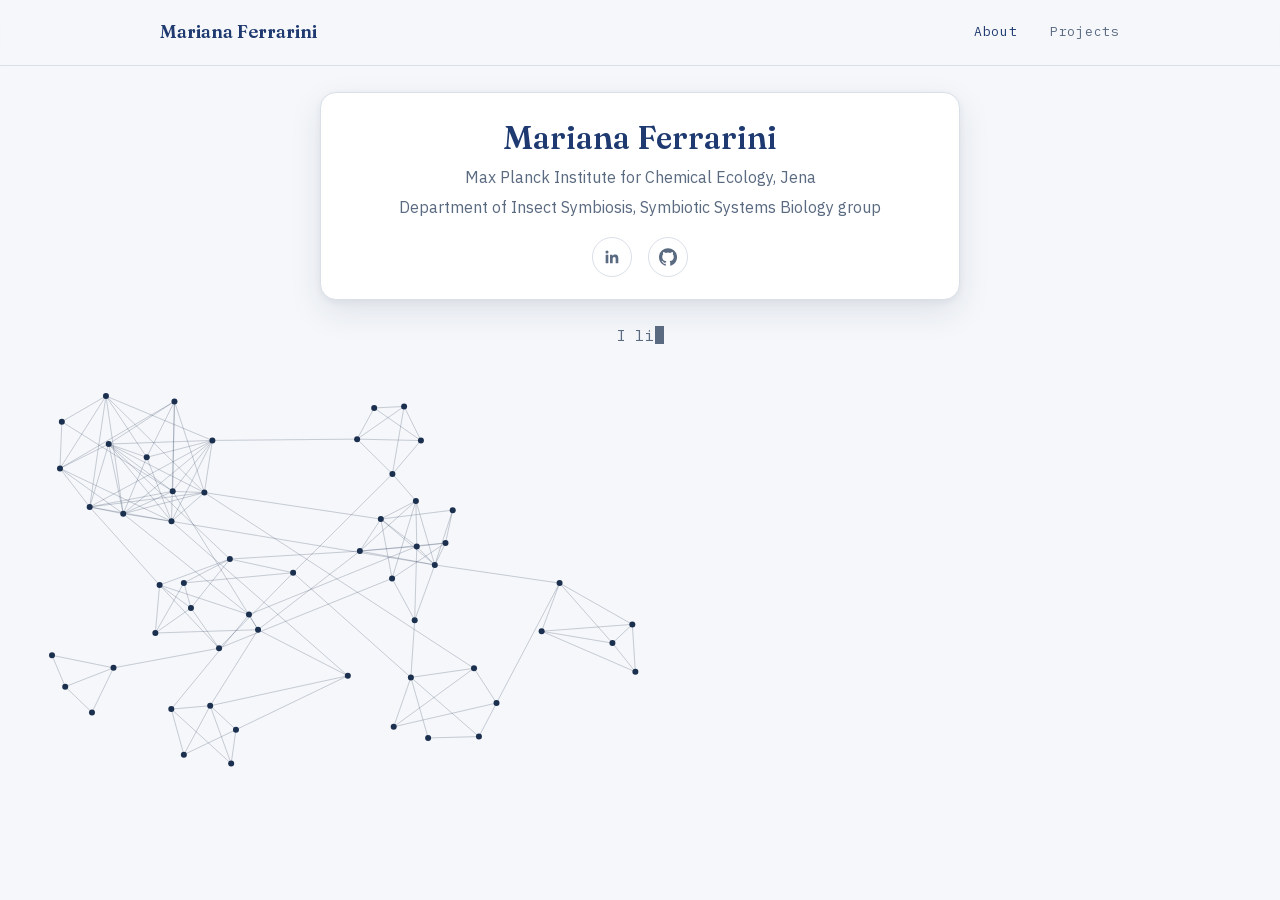
<file: index.html>
<!doctype html>
<html lang="en">
  <head>
    <meta charset="utf-8" />
    <meta name="viewport" content="width=device-width,initial-scale=1" />
    <title>Mariana Ferrarini</title>
    <meta name="robots" content="noindex" />
    <link rel="stylesheet" href="styles.css" />
  </head>
  <body>
    <nav class="nav">
      <div class="nav-inner">
        <a class="wordmark" href="index.html">Mariana Ferrarini</a>
        <div class="nav-links">
          <a href="index.html" aria-current="page">About</a>
          <a href="projects.html">Projects</a>
        </div>
      </div>
    </nav>

    <main>
      <section class="card">
        <h1>Mariana Ferrarini</h1>
        <p>Max Planck Institute for Chemical Ecology, Jena</p>
        <p>Department of Insect Symbiosis, Symbiotic Systems Biology group</p>
        <div class="contact-icons">
          <a href="https://www.linkedin.com/in/marianaferrarini/" target="_blank" rel="noopener" title="LinkedIn" aria-label="LinkedIn">
            <svg viewBox="0 0 24 24" aria-hidden="true">
              <path
                d="M20.45 20.45h-3.56v-5.57c0-1.33-.02-3.04-1.85-3.04-1.86 0-2.14 1.45-2.14 2.94v5.67H9.34V9h3.41v1.56h.05c.48-.9 1.64-1.85 3.37-1.85 3.6 0 4.27 2.37 4.27 5.46v6.28zM5.34 7.43a2.06 2.06 0 1 1 0-4.13 2.06 2.06 0 0 1 0 4.13zM7.12 20.45H3.56V9h3.56v11.45z"
              />
            </svg>
          </a>
          <a href="https://github.com/mariferrarini" target="_blank" rel="noopener" title="GitHub" aria-label="GitHub">
            <svg viewBox="0 0 24 24" aria-hidden="true">
              <path
                d="M12 .3a12 12 0 0 0-3.8 23.38c.6.12.82-.26.82-.57v-2.02c-3.34.73-4.04-1.61-4.04-1.61-.55-1.39-1.34-1.76-1.34-1.76-1.09-.74.08-.73.08-.73 1.2.09 1.84 1.24 1.84 1.24 1.07 1.83 2.81 1.3 3.5 1 .1-.78.42-1.31.76-1.61-2.67-.3-5.47-1.33-5.47-5.93 0-1.31.47-2.38 1.24-3.22-.14-.3-.54-1.52.1-3.18 0 0 1-.32 3.3 1.23a11.5 11.5 0 0 1 6 0c2.28-1.55 3.29-1.23 3.29-1.23.64 1.66.24 2.88.12 3.18a4.65 4.65 0 0 1 1.23 3.22c0 4.61-2.8 5.63-5.48 5.92.42.36.81 1.1.81 2.22v3.29c0 .32.21.7.82.58A12 12 0 0 0 12 .3"
              />
            </svg>
          </a>
        </div>
      </section>

      <p class="tagline">
        <span id="typewriter" aria-hidden="true"></span><span class="cursor" aria-hidden="true"></span>
        <span class="sr-only" id="tagline-text"></span>
      </p>
      <div class="stage" aria-hidden="true"><canvas id="stage-canvas"></canvas></div>
    </main>

    <script src="vendor/3Dmol-min.js"></script>
    <script src="defensin-1ica.js"></script>
    <script src="network-layout.js"></script>
    <script src="story.js"></script>
    <script>
      console.log("Hello!");
    </script>
  </body>
</html>
</file>
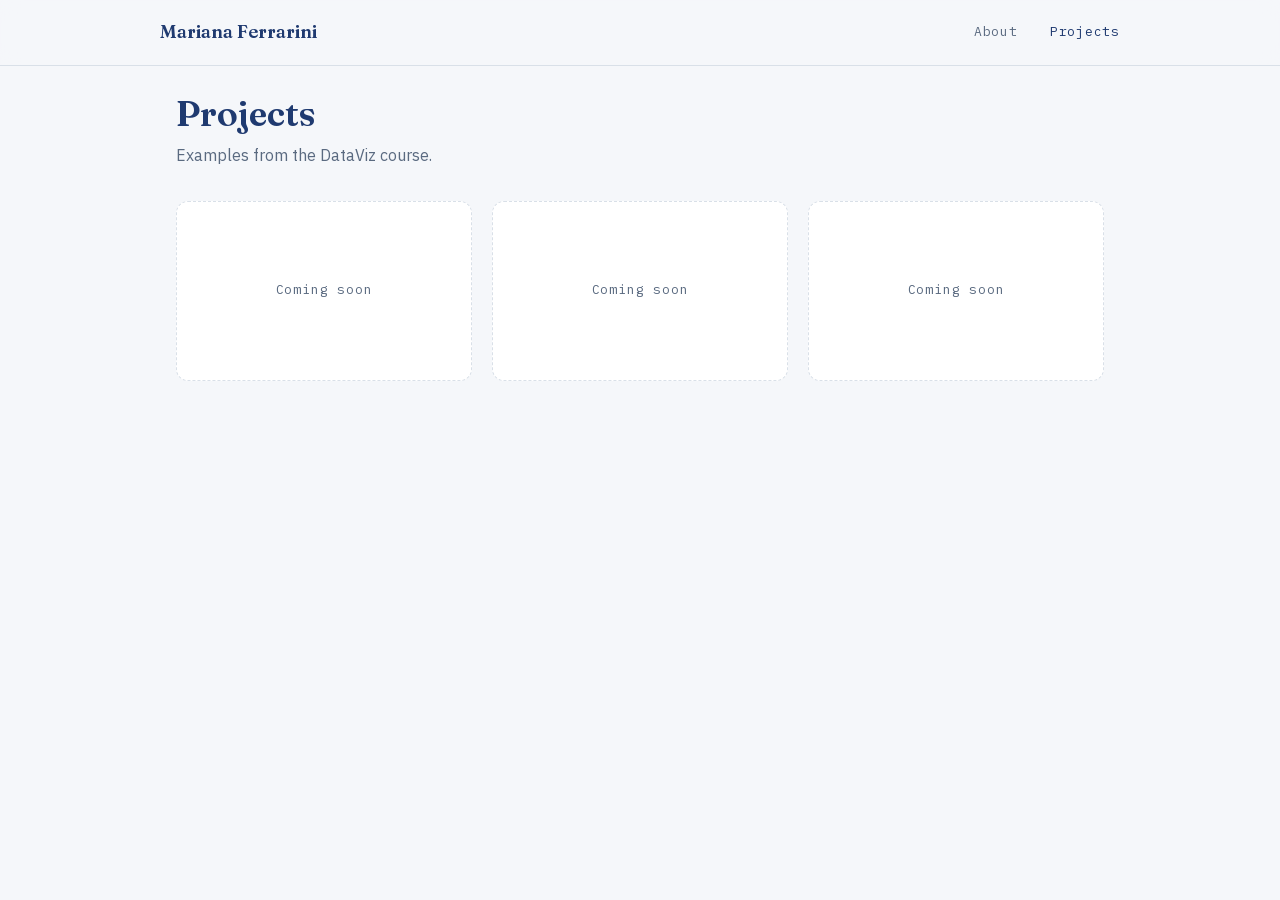
<file: projects.html>
<!doctype html>
<html lang="en">
  <head>
    <meta charset="utf-8" />
    <meta name="viewport" content="width=device-width,initial-scale=1" />
    <title>Projects — Mariana Ferrarini</title>
    <meta name="robots" content="noindex" />
    <link rel="stylesheet" href="styles.css" />
  </head>
  <body>
    <nav class="nav">
      <div class="nav-inner">
        <a class="wordmark" href="index.html">Mariana Ferrarini</a>
        <div class="nav-links">
          <a href="index.html">About</a>
          <a href="projects.html" aria-current="page">Projects</a>
        </div>
      </div>
    </nav>

    <main>
      <h1 class="page-title">Projects</h1>
      <p class="page-intro">Examples from the DataViz course.</p>
      <div class="project-grid">
        <div class="project-card">Coming soon</div>
        <div class="project-card">Coming soon</div>
        <div class="project-card">Coming soon</div>
      </div>
    </main>
  </body>
</html>
</file>
<file: styles.css>
/* ---------- Fonts (self-hosted, SIL Open Font License: see fonts/LICENSES) ---------- */
/* Fraunces, latin-ext */
@font-face {
  font-family: "Fraunces";
  font-style: normal;
  font-weight: 600;
  font-display: swap;
  src: url("fonts/fraunces-latin-ext.woff2") format("woff2");
  unicode-range: U+0100-02BA, U+02BD-02C5, U+02C7-02CC, U+02CE-02D7, U+02DD-02FF, U+0304, U+0308, U+0329, U+1D00-1DBF, U+1E00-1E9F, U+1EF2-1EFF, U+2020, U+20A0-20AB, U+20AD-20C4, U+2113, U+2C60-2C7F, U+A720-A7FF;
}
/* Fraunces, latin */
@font-face {
  font-family: "Fraunces";
  font-style: normal;
  font-weight: 600;
  font-display: swap;
  src: url("fonts/fraunces-latin.woff2") format("woff2");
  unicode-range: U+0000-00FF, U+0131, U+0152-0153, U+02BB-02BC, U+02C6, U+02DA, U+02DC, U+0304, U+0308, U+0329, U+2000-206F, U+20AC, U+2122, U+2191, U+2193, U+2212, U+2215, U+FEFF, U+FFFD;
}
/* IBM Plex Mono, latin-ext */
@font-face {
  font-family: "IBM Plex Mono";
  font-style: normal;
  font-weight: 400;
  font-display: swap;
  src: url("fonts/ibm-plex-mono-latin-ext.woff2") format("woff2");
  unicode-range: U+0100-02BA, U+02BD-02C5, U+02C7-02CC, U+02CE-02D7, U+02DD-02FF, U+0304, U+0308, U+0329, U+1D00-1DBF, U+1E00-1E9F, U+1EF2-1EFF, U+2020, U+20A0-20AB, U+20AD-20C4, U+2113, U+2C60-2C7F, U+A720-A7FF;
}
/* IBM Plex Mono, latin */
@font-face {
  font-family: "IBM Plex Mono";
  font-style: normal;
  font-weight: 400;
  font-display: swap;
  src: url("fonts/ibm-plex-mono-latin.woff2") format("woff2");
  unicode-range: U+0000-00FF, U+0131, U+0152-0153, U+02BB-02BC, U+02C6, U+02DA, U+02DC, U+0304, U+0308, U+0329, U+2000-206F, U+20AC, U+2122, U+2191, U+2193, U+2212, U+2215, U+FEFF, U+FFFD;
}
/* IBM Plex Sans, latin-ext */
@font-face {
  font-family: "IBM Plex Sans";
  font-style: normal;
  font-weight: 400 500;
  font-display: swap;
  src: url("fonts/ibm-plex-sans-latin-ext.woff2") format("woff2");
  unicode-range: U+0100-02BA, U+02BD-02C5, U+02C7-02CC, U+02CE-02D7, U+02DD-02FF, U+0304, U+0308, U+0329, U+1D00-1DBF, U+1E00-1E9F, U+1EF2-1EFF, U+2020, U+20A0-20AB, U+20AD-20C4, U+2113, U+2C60-2C7F, U+A720-A7FF;
}
/* IBM Plex Sans, latin */
@font-face {
  font-family: "IBM Plex Sans";
  font-style: normal;
  font-weight: 400 500;
  font-display: swap;
  src: url("fonts/ibm-plex-sans-latin.woff2") format("woff2");
  unicode-range: U+0000-00FF, U+0131, U+0152-0153, U+02BB-02BC, U+02C6, U+02DA, U+02DC, U+0304, U+0308, U+0329, U+2000-206F, U+20AC, U+2122, U+2191, U+2193, U+2212, U+2215, U+FEFF, U+FFFD;
}

/* ---------- Palette: navy with blue-grey hues ---------- */
:root {
  --navy: #1f3a70;
  --navy-light: #2f4f7f;
  --text: #1b2a41;
  --text-muted: #5a6a80;
  --bg: #f5f7fa;
  --surface: #ffffff;
  --border: #d9e0e8;
  --viz-ink-rgb: 27, 47, 78; /* deep navy as "r, g, b", for the canvas animation */
  --viz-ink-2-rgb: 110, 135, 170; /* blue-grey, the animation's second layer */
  --viz-ink-3-rgb: 58, 110, 180; /* brighter blue, the protein's second motif */

  --max-w: 960px;
  --font-mono: "IBM Plex Mono", ui-monospace, Menlo, monospace;

  /* Fraunces for the name and headings, IBM Plex Sans for text, IBM Plex Mono for the terminal touches */
  --font-heading: "Fraunces", Georgia, serif;
  --font-body: "IBM Plex Sans", system-ui, sans-serif;
}

/* ---------- Base ---------- */
*,
*::before,
*::after {
  box-sizing: border-box;
}
body {
  margin: 0;
  background: var(--bg);
  color: var(--text);
  font: 16px/1.6 var(--font-body);
}
h1,
h2 {
  font-family: var(--font-heading);
  color: var(--navy);
  font-weight: 600;
  line-height: 1.2;
}
a {
  color: var(--navy-light);
}
main {
  max-width: var(--max-w);
  margin: 0 auto;
  padding: 92px 16px 48px;
}
.sr-only {
  position: absolute;
  width: 1px;
  height: 1px;
  overflow: hidden;
  clip: rect(0 0 0 0);
  white-space: nowrap;
}

/* ---------- Top banner ---------- */
.nav {
  position: fixed;
  top: 0;
  left: 0;
  right: 0;
  z-index: 100;
  padding: 18px 16px;
  background: rgba(245, 247, 250, 0.9);
  backdrop-filter: blur(10px);
  -webkit-backdrop-filter: blur(10px);
  border-bottom: 1px solid var(--border);
}
.nav-inner {
  max-width: var(--max-w);
  margin: 0 auto;
  display: flex;
  justify-content: space-between;
  align-items: center;
}
.wordmark {
  font-family: var(--font-heading);
  font-weight: 600;
  font-size: 18px;
  color: var(--navy);
  text-decoration: none;
}
.nav-links {
  display: flex;
  gap: 32px;
}
.nav-links a {
  font-family: var(--font-mono);
  font-size: 13px;
  letter-spacing: 0.06em;
  color: var(--text-muted);
  text-decoration: none;
  transition: color 0.2s;
}
.nav-links a:hover,
.nav-links a[aria-current="page"] {
  color: var(--navy);
}

/* ---------- Card ---------- */
.card {
  max-width: 640px;
  margin: 0 auto;
  padding: 26px 28px 22px;
  text-align: center;
  background: var(--surface);
  border: 1px solid var(--border);
  border-radius: 16px;
  box-shadow:
    0 12px 32px rgba(27, 47, 78, 0.1),
    0 2px 6px rgba(27, 47, 78, 0.06);
}
.card h1 {
  font-size: 32px;
  margin: 0 0 8px;
}
.card p {
  margin: 0 0 4px;
  color: var(--text-muted);
}

/* Round icon buttons */
.contact-icons {
  display: flex;
  justify-content: center;
  gap: 16px;
  margin-top: 16px;
}
.contact-icons a {
  display: flex;
  align-items: center;
  justify-content: center;
  width: 40px;
  height: 40px;
  border-radius: 50%;
  background: var(--surface);
  border: 1px solid var(--border);
  color: var(--text-muted);
  transition:
    color 0.2s,
    border-color 0.2s,
    transform 0.2s;
}
.contact-icons a:hover {
  color: var(--navy);
  border-color: var(--navy);
  transform: translateY(-3px);
}
.contact-icons a:focus-visible {
  outline: 2px solid var(--navy-light);
  outline-offset: 2px;
}
.contact-icons svg {
  width: 18px;
  height: 18px;
  fill: currentColor;
}

/* ---------- Typewriter + animation ---------- */
.tagline {
  margin: 24px auto 8px;
  min-height: 3.2em;
  text-align: center;
  color: var(--text-muted);
  font-family: var(--font-mono);
  font-size: 15px;
}
/* Terminal-style block cursor */
.cursor {
  display: inline-block;
  width: 0.6em;
  height: 1.15em;
  margin-left: 2px;
  vertical-align: -0.2em;
  background: var(--text-muted);
  animation: blink 1s step-end infinite;
}
.cursor.done {
  animation: none;
  opacity: 0;
  transition: opacity 0.6s ease;
}
@keyframes blink {
  50% {
    opacity: 0;
  }
}
.stage {
  position: relative;
  height: 280px;
  /* Wider than the text column, so the four figures fit side by side */
  width: min(1200px, calc(100vw - 32px));
  left: 50%;
  transform: translateX(-50%);
}
#stage-canvas {
  position: absolute;
  inset: 0;
  width: 100%;
  height: 100%;
  pointer-events: none;
}
/* 3D protein viewer, placed by story.js under the canvas */
.stage .structure {
  position: absolute;
  opacity: 0;
  pointer-events: none;
}

/* ---------- Projects ---------- */
.page-title {
  font-size: 36px;
  margin: 0 0 8px;
}
.page-intro {
  margin: 0 0 32px;
  color: var(--text-muted);
}
.project-grid {
  display: grid;
  grid-template-columns: repeat(auto-fill, minmax(260px, 1fr));
  gap: 20px;
}
.project-card {
  min-height: 180px;
  padding: 24px;
  display: flex;
  align-items: center;
  justify-content: center;
  background: var(--surface);
  border: 1px dashed var(--border);
  border-radius: 12px;
  color: var(--text-muted);
  font-family: var(--font-mono);
  font-size: 13px;
  letter-spacing: 0.06em;
}

/* ---------- Stacked figures (story.js stacks them when the stage is under 880px) ---------- */
/* The sentence stays pinned under the banner while people scroll down through the figures */
@media (max-width: 911px) {
  .tagline {
    position: sticky;
    top: 66px; /* the banner's height */
    z-index: 50;
    margin: 32px -16px 8px;
    padding: 10px 16px;
    min-height: 0;
    background: rgba(245, 247, 250, 0.9);
    backdrop-filter: blur(10px);
    -webkit-backdrop-filter: blur(10px);
    transition: opacity 0.6s ease;
  }
  .tagline.done {
    opacity: 0;
  }
}

/* ---------- Short laptop windows: a more compact top, so the figures fit below it ---------- */
@media (min-width: 912px) and (max-height: 760px) {
  main {
    padding-top: 80px;
  }
  .card {
    padding: 18px 24px 16px;
  }
  .card h1 {
    font-size: 28px;
    margin-bottom: 4px;
  }
  .card p {
    margin: 0;
  }
  .contact-icons {
    margin-top: 10px;
  }
  .contact-icons a {
    width: 36px;
    height: 36px;
  }
  .tagline {
    margin-top: 14px;
    min-height: 1.6em;
  }
}

/* ---------- Small screens ---------- */
@media (max-width: 480px) {
  .nav-links {
    gap: 20px;
  }
  .card {
    padding: 28px 20px 24px;
  }
  .card h1 {
    font-size: 30px;
  }
}
@media (prefers-reduced-motion: reduce) {
  .cursor {
    animation: none;
  }
  .contact-icons a:hover {
    transform: none;
  }
}
</file>
